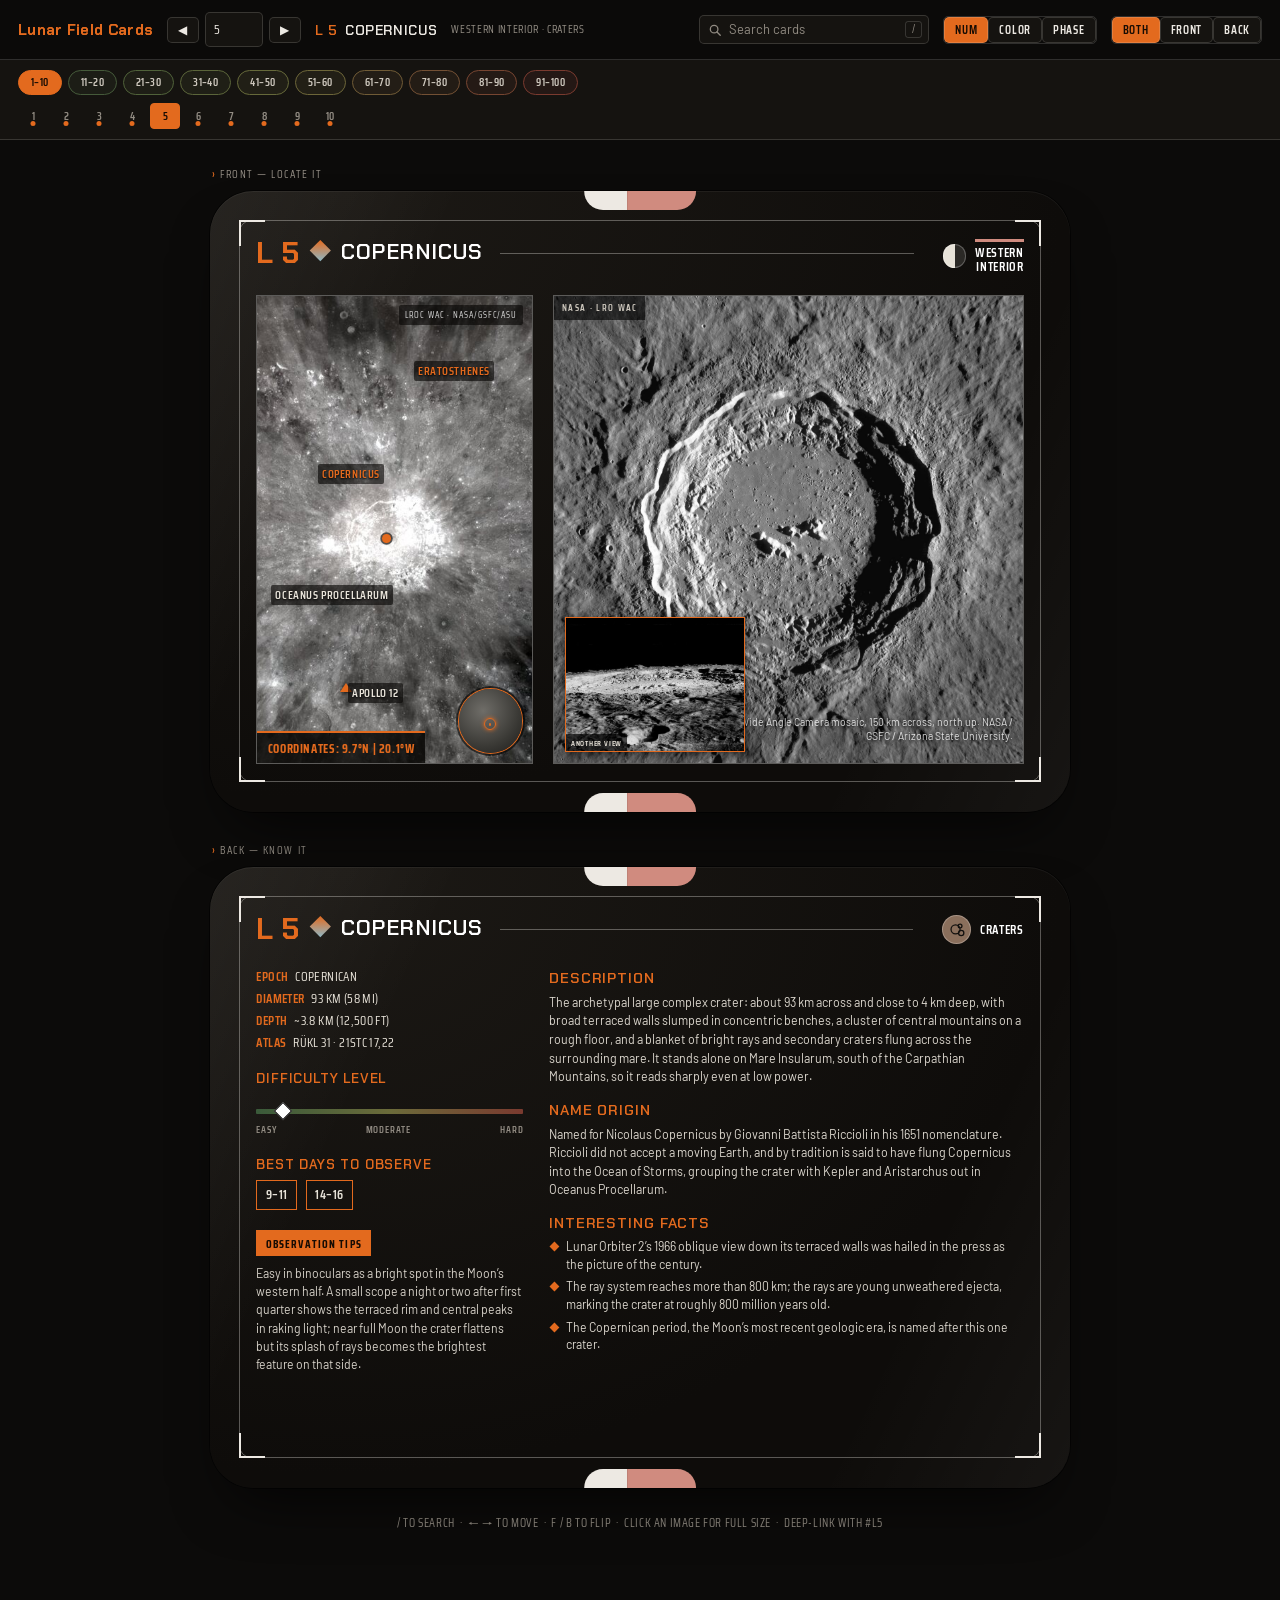
<file: index.html>
<!doctype html>
<html lang="en">
<head>
<meta charset="utf-8">
<meta name="viewport" content="width=device-width, initial-scale=1">
<title>Lunar Field Cards — deck preview</title>
<link rel="stylesheet" href="css/card.css">
<style>
  :root{
    --bg:#0c0b0a; --panel:#151310; --ink:#ede9e3; --muted:#928c83;
    --accent:#e36a1e; --line:rgba(237,233,227,.16);
  }
  *{box-sizing:border-box}
  html,body{margin:0}
  body{
    background:var(--bg); color:var(--ink);
    font-family:"Barlow",system-ui,-apple-system,"Segoe UI",sans-serif;
    -webkit-font-smoothing:antialiased;
  }

  header.bar{
    position:sticky; top:0; z-index:10;
    display:flex; flex-wrap:wrap; align-items:center; gap:14px;
    padding:12px 18px; background:rgba(12,11,10,.94);
    border-bottom:1px solid var(--line); backdrop-filter:blur(6px);
  }
  .bar .brand{
    font-family:"Chakra Petch",system-ui,sans-serif; font-weight:700;
    letter-spacing:.02em; font-size:15px; color:var(--accent); white-space:nowrap;
  }
  .bar .nav{display:flex; align-items:center; gap:6px}
  .bar button, .bar .toggle b{
    font-family:"Saira Condensed",system-ui,sans-serif; font-weight:600;
    text-transform:uppercase; letter-spacing:.06em; font-size:12px;
    color:var(--ink); background:var(--panel); border:1px solid var(--line);
    padding:6px 10px; border-radius:5px; cursor:pointer; line-height:1;
  }
  .bar button:hover{border-color:var(--accent)}
  .bar input[type=number]{
    width:58px; background:var(--panel); border:1px solid var(--line); color:var(--ink);
    font-family:"Saira Condensed",system-ui,sans-serif; font-size:13px;
    padding:6px 8px; border-radius:5px;
  }
  .bar .title{
    font-family:"Chakra Petch",system-ui,sans-serif; font-weight:600;
    text-transform:uppercase; letter-spacing:.03em; font-size:14px;
  }
  .bar .title .l{color:var(--accent); margin-right:8px}
  .bar .meta{
    font-family:"Saira Condensed",system-ui,sans-serif; text-transform:uppercase;
    letter-spacing:.06em; font-size:11px; color:var(--muted);
  }
  .bar .spacer{flex:1}
  .toggle{display:flex; gap:0; border:1px solid var(--line); border-radius:5px; overflow:hidden}
  .toggle b{border:0; border-radius:0}
  .toggle b.on{background:var(--accent); color:#160b03}

  .st-stub{background:#6f6862}
  .st-draft{background:var(--accent)}
  .st-review{background:#8fb7c4}
  .st-final{background:#5a8a5a}

  .decades{
    display:flex; flex-wrap:wrap; gap:6px; padding:10px 18px 0; background:var(--panel);
  }
  .decades button{
    font-family:"Saira Condensed",system-ui,sans-serif; font-size:11px; font-weight:600;
    text-transform:uppercase; letter-spacing:.04em; line-height:1;
    padding:6px 12px; color:var(--muted);
    background:transparent; border:1px solid var(--line); border-radius:999px; cursor:pointer;
  }
  .decades button:hover{color:var(--ink); border-color:var(--accent) !important}
  .decades button.on{color:#160b03 !important; background:var(--accent) !important; border-color:var(--accent) !important}
  .decades button.ph{font-size:16px; line-height:1; padding:4px 11px}
  .decades button.todaybtn{
    margin-left:14px; border-radius:999px; border:1px solid var(--accent);
    color:var(--accent); background:transparent; font-size:11px; padding:6px 12px;
  }
  .decades button.todaybtn.on-t{background:var(--accent) !important; color:#160b03 !important}
  .decades.today-only button:not(.today):not(.todaybtn){opacity:.28; filter:grayscale(.8)}
  .decades button.today{outline:2px solid var(--accent); outline-offset:2px}

  .groupcap{
    padding:6px 18px 2px; background:var(--panel);
    font-family:"Saira Condensed",system-ui,sans-serif; font-weight:600;
    text-transform:uppercase; letter-spacing:.09em; font-size:12px; color:var(--accent);
  }
  .groupcap:empty{display:none}

  .chips{
    display:flex; flex-wrap:wrap; gap:3px; padding:8px 18px 10px; border-bottom:1px solid var(--line);
    background:var(--panel);
  }
  .chips button{
    font-family:"Saira Condensed",system-ui,sans-serif; font-size:11px; font-weight:600;
    width:30px; height:26px; padding:0; color:var(--muted);
    background:transparent; border:1px solid transparent; border-radius:4px; cursor:pointer;
    position:relative;
  }
  .chips button:hover{color:var(--ink); border-color:var(--line)}
  .chips button.on{color:#160b03; background:var(--accent); border-color:var(--accent)}
  .chips button i{
    position:absolute; left:50%; bottom:2px; transform:translateX(-50%);
    width:5px; height:5px; border-radius:50%;
  }

  main{padding:26px 18px 60px}
  .stage{display:flex; flex-wrap:wrap; gap:30px; justify-content:center; align-items:flex-start}
  .slot{flex:1 1 640px; max-width:860px; min-width:320px}
  .slot .cap{
    font-family:"Saira Condensed",system-ui,sans-serif; text-transform:uppercase;
    letter-spacing:.14em; font-size:11px; color:var(--muted); margin:0 0 8px 2px;
  }
  .slot .cap b{color:var(--accent); font-weight:600}
  .hint{
    text-align:center; color:var(--muted); font-size:12px; margin-top:26px;
    font-family:"Saira Condensed",system-ui,sans-serif; letter-spacing:.05em; text-transform:uppercase;
  }
  /* search box + results dropdown (Bug 1) */
  .search{position:relative; display:flex; align-items:center}
  .search .sicon{
    position:absolute; left:9px; width:14px; height:14px; pointer-events:none;
    fill:none; stroke:var(--muted); stroke-width:2.2; stroke-linecap:round;
  }
  .search input{
    width:230px; margin:0; appearance:none; -webkit-appearance:none; outline:none;
    font-family:"Barlow",system-ui,sans-serif; font-size:13px; line-height:1.2; color:var(--ink);
    background:var(--panel); border:1px solid var(--line); border-radius:5px;
    padding:6px 30px 6px 29px;
  }
  .search input::placeholder{color:var(--muted)}
  .search input::-webkit-search-cancel-button{-webkit-appearance:none; display:none}
  .search input:focus{border-color:var(--accent)}
  .search input:focus + .sicon, .search:focus-within .sicon{stroke:var(--accent)}
  .search .skey{
    position:absolute; right:7px; pointer-events:none;
    font-family:"Saira Condensed",system-ui,sans-serif; font-size:11px; line-height:1.2;
    color:var(--muted); border:1px solid var(--line); border-radius:3px; padding:1px 6px;
  }
  .search input:focus ~ .skey, .search input:not(:placeholder-shown) ~ .skey{display:none}
  .sres{
    position:absolute; top:calc(100% + 6px); right:0; z-index:30;
    width:420px; max-width:calc(100vw - 36px); max-height:min(70vh,540px); overflow-y:auto;
    background:var(--panel); border:1px solid var(--line); border-top:2px solid var(--accent);
    border-radius:6px; box-shadow:0 16px 44px rgba(0,0,0,.65); padding:4px 0 6px;
  }
  .sres[hidden]{display:none}
  .sres .scount, .sres .snone{
    font-family:"Saira Condensed",system-ui,sans-serif; text-transform:uppercase;
    letter-spacing:.09em; font-size:11px; color:var(--muted); padding:7px 14px 5px;
  }
  .sres .snone{padding:12px 14px}
  .sres .sr{
    display:flex; align-items:flex-start; gap:10px; padding:7px 14px 7px 12px;
    cursor:pointer; border-left:2px solid transparent;
  }
  .sres .sr.on{background:rgba(227,106,30,.11); border-left-color:var(--accent)}
  .sr .sl{
    flex:none; min-width:40px; padding-top:1px;
    font-family:"Saira Condensed",system-ui,sans-serif; font-weight:600; font-size:13px;
    letter-spacing:.04em; color:var(--accent); white-space:nowrap;
  }
  .sr .sb{flex:1; min-width:0}
  .sr .sn{
    display:block; font-family:"Chakra Petch",system-ui,sans-serif; font-weight:600;
    text-transform:uppercase; letter-spacing:.03em; font-size:13px; color:var(--ink);
  }
  .sr .sn .alt{
    font-family:"Barlow",system-ui,sans-serif; font-weight:400; text-transform:none;
    letter-spacing:0; font-size:12px; color:var(--muted); margin-left:7px;
  }
  .sr .ss{
    display:-webkit-box; -webkit-box-orient:vertical; -webkit-line-clamp:2; overflow:hidden;
    margin-top:2px; font-size:12px; line-height:1.4; color:var(--muted);
  }
  .sr .ss b{
    font-family:"Saira Condensed",system-ui,sans-serif; font-weight:600; text-transform:uppercase;
    letter-spacing:.07em; font-size:10.5px; color:#bdb6aa; margin-right:6px;
  }
  .sr mark{background:none; color:var(--accent); font-weight:600}
  .sr .sz{flex:none; width:8px; height:8px; border-radius:50%; margin-top:6px}
  .sr .sz.none{border:1px solid var(--line)}

  @media (max-width:720px){
    .bar .brand{width:100%}
    .search{order:10; flex:1 1 100%}
    .search input{width:100%}
    .sres{left:0; right:0; width:auto; max-width:none}
  }

  /* click any card image to see it full size */
  #stage img{cursor:zoom-in}
  .lightbox{
    position:fixed; inset:0; z-index:999; display:none;
    align-items:center; justify-content:center; overflow:auto;
    background:rgba(6,6,8,.94); cursor:zoom-out; padding:2vmin;
  }
  .lightbox.on{display:flex}
  .lightbox img{
    max-width:96vw; max-height:96vh; object-fit:contain;
    box-shadow:0 10px 50px rgba(0,0,0,.7); cursor:zoom-in;
  }
  .lightbox img.full{max-width:none; max-height:none; object-fit:none; cursor:zoom-out}
  .lightbox .lx-close{
    position:fixed; top:12px; right:18px; color:#e6e2d8;
    font:600 26px/1 system-ui,sans-serif; background:none; border:0; cursor:pointer;
  }
</style>
</head>
<body>

<header class="bar">
  <span class="brand">Lunar Field Cards</span>
  <div class="nav">
    <button id="prev" aria-label="Previous card">◀</button>
    <input type="number" id="jump" min="1" max="100" value="5">
    <button id="next" aria-label="Next card">▶</button>
  </div>
  <span class="title"><span class="l" id="tl">L 5</span><span id="tn">Copernicus</span></span>
  <span class="meta" id="tm"></span>
  <span class="spacer"></span>
  <div class="search" id="search">
    <input type="search" id="q" placeholder="Search cards" autocomplete="off" spellcheck="false"
           role="combobox" aria-label="Search the cards" aria-autocomplete="list"
           aria-expanded="false" aria-controls="sres">
    <svg class="sicon" viewBox="0 0 24 24" aria-hidden="true"><circle cx="10.5" cy="10.5" r="6.5"/><path d="M15.4 15.4L21 21"/></svg>
    <kbd class="skey" aria-hidden="true">/</kbd>
    <div class="sres" id="sres" role="listbox" aria-label="Matching cards" hidden></div>
  </div>
  <div class="toggle" id="group" title="Group the strip by decade, lunar zone, or Moon phase">
    <b data-g="num" class="on">Num</b>
    <b data-g="color">Color</b>
    <b data-g="phase">Phase</b>
  </div>
  <div class="toggle" id="view">
    <b data-v="both" class="on">Both</b>
    <b data-v="front">Front</b>
    <b data-v="back">Back</b>
  </div>
</header>

<div class="decades" id="decades"></div>
<div class="groupcap" id="groupcap"></div>
<div class="chips" id="chips"></div>

<main>
  <div class="stage" id="stage"></div>
  <p class="hint">/ to search &nbsp;·&nbsp; ← → to move &nbsp;·&nbsp; F / B to flip &nbsp;·&nbsp; click an image for full size &nbsp;·&nbsp; deep-link with #L5</p>
</main>

<div class="lightbox" id="lightbox"><button class="lx-close" aria-label="Close">✕</button><img alt="Full-size plate"></div>

<script src="data/lunar100.js"></script>
<script src="data/cards.js"></script>
<script src="js/card.js"></script>
<script src="js/search.js"></script>
<script>
(function () {
  "use strict";
  var IDS = LFC.ids();
  var stage = document.getElementById("stage");
  var chips = document.getElementById("chips");
  var jump = document.getElementById("jump");
  var view = "both";
  var idx = 4; // L5

  // ---- grouping strip: Num (decade) / Color (lunar zone) / Phase (Moon phase) ----
  // Num: Wood's L-order is his rough difficulty order, so each decade is a
  //   difficulty band, tinted along the same green→amber→rust ramp as the
  //   back-of-card difficulty slider.
  // Color: one pill per lunar zone in that zone's own colour.
  // Phase: four pills for the quarters of the lunation, from each card's
  //   bestDays windows (lunar age in days). Windows near a boundary put a
  //   card in both quarters, so the pill counts sum to more than 100.
  // The ◀ ▶ arrows and the number box walk only the selected pill's cards.
  var DIFF_STOPS = ["#3a5a3a","#455a3a","#50623a","#5b653a","#66693a",
                    "#6d6639","#705b36","#735034","#774531","#7a3a2f"];
  var ZONES = [
    ["EL","Eastern Limb","#6d8299"], ["EI","Eastern Interior","#6a9068"],
    ["WI","Western Interior","#d08b7f"], ["WL","Western Limb","#e9d88f"]
  ];
  // seven observable phases across the ~29.5-day lunation (age in days) —
  // New is dropped (nothing to see); the waxing-crescent pill absorbs those
  // days. Labelled with the Moon-phase glyphs; tint tracks the lit fraction.
  var PHASES = [
    { n:1, lo:0,  hi:7,  glyph:"🌒", tint:"#5c5a54", label:"Waxing Crescent" },
    { n:2, lo:7,  hi:11, glyph:"🌓", tint:"#8f8d84", label:"First Quarter" },
    { n:3, lo:11, hi:15, glyph:"🌔", tint:"#bdb9ac", label:"Waxing Gibbous" },
    { n:4, lo:15, hi:18, glyph:"🌕", tint:"#e2ddcf", label:"Full" },
    { n:5, lo:18, hi:22, glyph:"🌖", tint:"#b4b6ac", label:"Waning Gibbous" },
    { n:6, lo:22, hi:26, glyph:"🌗", tint:"#87897f", label:"Last Quarter" },
    { n:7, lo:26, hi:30, glyph:"🌘", tint:"#565853", label:"Waning Crescent" }
  ];

  // tonight's Moon: age in days since a known new moon, then the matching pill
  function moonAge(date) {
    var SYN = 29.530588853, EPOCH = Date.UTC(2000, 0, 6, 18, 14, 0);
    var a = ((date.getTime() - EPOCH) / 86400000) % SYN;
    return a < 0 ? a + SYN : a;
  }
  function phaseForAge(age) {
    for (var i = 0; i < PHASES.length; i++)
      if (age >= PHASES[i].lo && age < PHASES[i].hi) return PHASES[i].n;
    return PHASES[PHASES.length - 1].n;
  }
  var TODAY_AGE = moonAge(new Date());
  var TODAY_PHASE = phaseForAge(TODAY_AGE);
  var todayOnly = false;                 // "Tonight" switch (phase mode only)

  function range(a, b) { var r = []; for (var i = a; i < b; i++) r.push(i); return r; }

  var ZONE_IDX = { EL:[], EI:[], WI:[], WL:[] };
  var PHASE_IDX = {};
  PHASES.forEach(function (p) { PHASE_IDX[p.n] = []; });
  IDS.forEach(function (id, i) {
    var cd = LFC.get(id).card;
    if (ZONE_IDX[cd.zone]) ZONE_IDX[cd.zone].push(i);
    var wins = cd.bestDays || [];
    PHASES.forEach(function (p) {
      var hit = wins.some(function (w) { return w[0] <= p.hi && w[1] >= p.lo; });
      if (hit) PHASE_IDX[p.n].push(i);
    });
  });

  // groupsFor(mode) -> [{ key, label, tint, title, list(global indices) }]
  function groupsFor(mode) {
    if (mode === "color") return ZONES.map(function (z) {
      return { key:z[0], label:z[1], tint:z[2],
               title:z[1] + " · " + ZONE_IDX[z[0]].length + " cards",
               list:ZONE_IDX[z[0]].slice() };
    });
    if (mode === "phase") return PHASES.map(function (p) {
      return { key:p.n, label:p.glyph, name:p.label, tint:p.tint,
               title:p.label + " · " + PHASE_IDX[p.n].length + " cards",
               list:PHASE_IDX[p.n].slice() };
    });
    var out = [];                        // "num"
    for (var d = 0; d < 10; d++) out.push({
      key:d, label:(d*10+1) + "–" + (d*10+10), tint:DIFF_STOPS[d],
      title:"L" + (d*10+1) + "–" + (d*10+10) + " · " +
            (d < 4 ? "easier" : d < 7 ? "moderate" : "harder"),
      list:range(d*10, Math.min(d*10+10, IDS.length))
    });
    return out;
  }

  var decEl = document.getElementById("decades");
  var groupMode = "num";
  var activeKey = null;                  // decade # / zone code / phase #
  var curList = [];                      // global indices the arrows + jump box walk
  var chipsKey = "";                     // last built strip signature

  function buildGroups() {
    decEl.innerHTML = "";
    groupsFor(groupMode).forEach(function (gr) {
      var p = document.createElement("button");
      p.textContent = gr.label;
      p.title = gr.title;
      if (groupMode === "phase") p.className = "ph";
      p.dataset.c = gr.tint;
      p.dataset.k = gr.key;
      p.addEventListener("click", function () {
        if (!gr.list.length) return;
        todayOnly = false;
        activeKey = gr.key; idx = gr.list[0]; render();
      });
      decEl.appendChild(p);
    });
    if (groupMode === "phase") {
      var ph = PHASES[TODAY_PHASE - 1];
      var t = document.createElement("button");
      t.className = "todaybtn";
      t.textContent = "Tonight " + ph.glyph;
      t.title = "Tonight's Moon — " + ph.label + " (age " + TODAY_AGE.toFixed(1) +
                " d). Toggle to isolate that phase.";
      t.addEventListener("click", function () {
        todayOnly = !todayOnly;
        if (todayOnly && PHASE_IDX[TODAY_PHASE].length) {
          activeKey = TODAY_PHASE; idx = PHASE_IDX[TODAY_PHASE][0];
        }
        render();
      });
      decEl.appendChild(t);
    }
  }

  function buildChips(list) {            // list = global IDS indices
    chips.innerHTML = "";
    list.forEach(function (i) {
      var g = LFC.get(IDS[i]);
      var b = document.createElement("button");
      b.textContent = g.spine[0];
      b.title = g.spine[3];
      var dot = document.createElement("i");
      dot.className = "st-" + (g.card.status || "stub");
      b.appendChild(dot);
      b._i = i;
      b.addEventListener("click", function () { idx = i; render(); });
      chips.appendChild(b);
    });
  }

  // move within the selected pill's list, wrapping at its ends
  function step(delta) {
    if (!curList.length) return;
    var pos = curList.indexOf(idx);
    if (pos < 0) { idx = curList[0]; render(); return; }
    idx = curList[(pos + delta + curList.length) % curList.length];
    render();
  }

  buildGroups();

  function render() {
    if (idx < 0) idx = IDS.length - 1;
    if (idx >= IDS.length) idx = 0;
    var id = IDS[idx];
    var g = LFC.get(id);
    var zoneName = LFC.ZONE_LABEL[g.card.zone] ? LFC.ZONE_LABEL[g.card.zone].join(" ") : "no zone";
    var catName = LFC.CAT_LABEL[g.card.cat] || g.card.cat;

    document.getElementById("tl").textContent = "L " + g.spine[0];
    document.getElementById("tn").textContent = g.spine[3];
    document.getElementById("tm").textContent = zoneName + " · " + catName;
    location.hash = id;

    // pick the active pill: keep the current selection if it still holds the
    // card, else fall back to a pill that contains it
    var groups = groupsFor(groupMode), gr = null, i;
    for (i = 0; i < groups.length; i++)
      if (String(groups[i].key) === String(activeKey)) gr = groups[i];
    if (!gr || gr.list.indexOf(idx) < 0) {
      for (i = 0; i < groups.length; i++)
        if (groups[i].list.indexOf(idx) >= 0) { gr = groups[i]; break; }
      if (!gr) gr = groups[0];
    }
    activeKey = gr.key;
    curList = gr.list;
    document.getElementById("groupcap").textContent =
      groupMode === "phase"
        ? (gr.name + " · day " + PHASES[gr.key - 1].lo + "–" + PHASES[gr.key - 1].hi +
           (todayOnly ? "  ·  TONIGHT" : ""))
        : "";

    if (chipsKey !== groupMode + ":" + activeKey) {
      chipsKey = groupMode + ":" + activeKey;
      buildChips(curList);
    }
    Array.prototype.forEach.call(decEl.children, function (c) {
      if (c.classList.contains("todaybtn")) { c.classList.toggle("on-t", todayOnly); return; }
      var on = String(c.dataset.k) === String(activeKey);
      c.classList.toggle("on", on);
      c.classList.toggle("today", groupMode === "phase" && todayOnly &&
                         String(c.dataset.k) === String(TODAY_PHASE));
      c.style.borderColor = on ? "" : c.dataset.c;
      c.style.background = on ? "" : c.dataset.c + "26";
      c.style.color = on ? "" : "#cfc9bf";
    });
    decEl.classList.toggle("today-only", groupMode === "phase" && todayOnly);
    Array.prototype.forEach.call(chips.children, function (c) {
      c.classList.toggle("on", c._i === idx);
    });

    // the number box spans only the selected pill
    var lnums = curList.map(function (k) { return LFC.get(IDS[k]).spine[0]; });
    jump.min = Math.min.apply(null, lnums);
    jump.max = Math.max.apply(null, lnums);
    jump.value = g.spine[0];

    var slots = [];
    if (view === "both" || view === "front")
      slots.push('<div class="slot"><p class="cap"><b>&rsaquo;</b> Front — locate it</p>' + LFC.renderFront(id) + '</div>');
    if (view === "both" || view === "back")
      slots.push('<div class="slot"><p class="cap"><b>&rsaquo;</b> Back — know it</p>' + LFC.renderBack(id) + '</div>');
    stage.innerHTML = slots.join("");
  }

  document.getElementById("prev").addEventListener("click", function () { step(-1); });
  document.getElementById("next").addEventListener("click", function () { step(1); });
  jump.addEventListener("change", function () {
    var n = parseInt(jump.value, 10);
    if (isNaN(n) || !curList.length) { jump.value = LFC.get(IDS[idx]).spine[0]; return; }
    // snap to the nearest L that is actually in the selected pill
    var best = curList[0], bd = Infinity;
    curList.forEach(function (k) {
      var d = Math.abs(LFC.get(IDS[k]).spine[0] - n);
      if (d < bd) { bd = d; best = k; }
    });
    idx = best; render();
  });
  document.getElementById("view").addEventListener("click", function (e) {
    var b = e.target.closest("b[data-v]"); if (!b) return;
    view = b.dataset.v;
    Array.prototype.forEach.call(this.children, function (c) { c.classList.toggle("on", c === b); });
    render();
  });
  document.getElementById("group").addEventListener("click", function (e) {
    var b = e.target.closest("b[data-g]"); if (!b || b.dataset.g === groupMode) return;
    groupMode = b.dataset.g;
    Array.prototype.forEach.call(this.children, function (c) { c.classList.toggle("on", c === b); });
    activeKey = null; chipsKey = ""; todayOnly = false;
    buildGroups();
    render();
  });
  window.addEventListener("keydown", function (e) {
    if (e.target.tagName === "INPUT") return;
    if (e.metaKey || e.ctrlKey || e.altKey) return;
    if (e.key === "/") { e.preventDefault(); q.focus(); q.select(); }
    else if (e.key === "ArrowLeft") { step(-1); }
    else if (e.key === "ArrowRight") { step(1); }
    else if (e.key.toLowerCase() === "f") { view = "front"; syncToggle(); render(); }
    else if (e.key.toLowerCase() === "b") { view = "back"; syncToggle(); render(); }
    else if (e.key.toLowerCase() === "d") { view = "both"; syncToggle(); render(); }
  });
  function syncToggle() {
    Array.prototype.forEach.call(document.getElementById("view").children, function (c) {
      c.classList.toggle("on", c.dataset.v === view);
    });
  }

  // ---- search (Bug 1): header box + dropdown; matching + ranking in js/search.js ----
  // Searches names, Latin names, Wood's line, zone, category, epoch and the
  // card-back text. Click a result or press Enter to open it; / focuses the
  // box, ↑ ↓ move, Esc closes (a second Esc clears).
  var q = document.getElementById("q");
  var sres = document.getElementById("sres");
  var searchEl = document.getElementById("search");
  var ZONE_TINT = {};
  ZONES.forEach(function (z) { ZONE_TINT[z[0]] = z[2]; });
  var hits = [], hot = -1;

  function escH(s) {
    return String(s).replace(/[&<>"]/g, function (c) {
      return { "&":"&amp;", "<":"&lt;", ">":"&gt;", '"':"&quot;" }[c];
    });
  }
  function marked(text, ranges) {        // escape, wrapping each [start,end) in <mark>
    var out = "", at = 0;
    (ranges || []).forEach(function (r) {
      out += escH(text.slice(at, r[0])) + "<mark>" + escH(text.slice(r[0], r[1])) + "</mark>";
      at = r[1];
    });
    return out + escH(text.slice(at));
  }
  function showResults(on) {
    sres.hidden = !on;
    q.setAttribute("aria-expanded", on ? "true" : "false");
    if (!on) q.removeAttribute("aria-activedescendant");
  }
  function setHot(k) {
    hot = k;
    Array.prototype.forEach.call(sres.querySelectorAll(".sr"), function (el) {
      var on = Number(el.dataset.k) === k;
      el.classList.toggle("on", on);
      el.setAttribute("aria-selected", on ? "true" : "false");
      if (on) { q.setAttribute("aria-activedescendant", el.id); el.scrollIntoView({ block:"nearest" }); }
    });
  }
  function runSearch() {
    var text = q.value.trim();
    if (!text) { hits = []; showResults(false); return; }
    var r = LFCSearch.query(text);
    hits = r || [];
    var html;
    if (r === null) html = '<div class="snone">Keep typing: two letters, or an L number</div>';
    else if (!hits.length) html = '<div class="snone">No cards match “' + escH(text) + '”</div>';
    else html = '<div class="scount">' + hits.length + (hits.length === 1 ? " card" : " cards") + '</div>' +
      hits.map(function (h, k) {
        var zl = LFC.ZONE_LABEL[h.zone] ? LFC.ZONE_LABEL[h.zone].join(" ") : "";
        var sub = h.hit
          ? '<b>' + escH(h.hit.label) + '</b>' + marked(h.hit.text, h.hit.ranges)
          : escH([zl, LFC.CAT_LABEL[h.cat]].filter(Boolean).join(" · "));
        var tint = ZONE_TINT[h.zone];
        return '<div class="sr" role="option" id="sr' + k + '" data-k="' + k + '" aria-selected="false">' +
          '<span class="sl">L ' + h.lNum + '</span>' +
          '<span class="sb"><span class="sn">' + marked(h.name, h.nameRanges) +
            (h.alt ? '<span class="alt">' + marked(h.alt, h.altRanges) + '</span>' : '') +
          '</span><span class="ss">' + sub + '</span></span>' +
          '<i class="sz' + (tint ? '' : ' none') + '"' + (tint ? ' style="background:' + tint + '"' : '') +
            ' title="' + escH(zl || "No zone") + '"></i>' +
        '</div>';
      }).join("");
    sres.innerHTML = html;
    sres.scrollTop = 0;
    showResults(true);
    setHot(hits.length ? 0 : -1);
  }
  function openHit(k) {
    var h = hits[k];
    if (!h) return;
    if (curList.indexOf(h.i) < 0) todayOnly = false;   // jumping out of tonight's phase
    idx = h.i;
    showResults(false);
    q.blur();
    render();
    window.scrollTo(0, 0);
  }

  q.addEventListener("input", runSearch);
  q.addEventListener("focus", function () { if (q.value.trim()) runSearch(); });
  q.addEventListener("blur", function () {        // late, so a tap on a result still lands
    setTimeout(function () { if (document.activeElement !== q) showResults(false); }, 150);
  });
  q.addEventListener("keydown", function (e) {
    if (e.key === "ArrowDown" || e.key === "ArrowUp") {
      e.preventDefault();
      if (sres.hidden) { runSearch(); return; }
      if (!hits.length) return;
      var d = e.key === "ArrowDown" ? 1 : -1;
      setHot((hot + d + hits.length) % hits.length);
    } else if (e.key === "Enter") {
      e.preventDefault();
      if (!sres.hidden && hits.length) openHit(hot < 0 ? 0 : hot);
    } else if (e.key === "Escape") {
      e.preventDefault();
      if (!sres.hidden) showResults(false);
      else if (q.value) q.value = "";
      else q.blur();
    }
  });
  sres.addEventListener("mousedown", function (e) { e.preventDefault(); });  // keep focus in the box
  sres.addEventListener("mousemove", function (e) {
    var el = e.target.closest(".sr");
    if (el && Number(el.dataset.k) !== hot) setHot(Number(el.dataset.k));
  });
  sres.addEventListener("click", function (e) {
    var el = e.target.closest(".sr");
    if (el) openHit(Number(el.dataset.k));
  });

  // lightbox: click any plate (locator, close-up, or the inset) to see it full
  var lb = document.getElementById("lightbox");
  var lbImg = lb.querySelector("img");
  function closeLb() { lb.classList.remove("on"); lbImg.classList.remove("full"); lbImg.removeAttribute("src"); }
  stage.addEventListener("click", function (e) {
    var img = null;
    var sub = e.target.closest && e.target.closest(".subview");
    if (sub) img = sub.querySelector("img");
    else if (e.target.tagName === "IMG") img = e.target;
    else {
      var pane = e.target.closest && e.target.closest(".lfc-pane");
      if (pane) img = pane.querySelector("img.plate");
    }
    if (!img || !img.src) return;
    lbImg.classList.remove("full");
    lbImg.src = img.currentSrc || img.src;
    lb.classList.add("on");
  });
  lbImg.addEventListener("click", function (e) { e.stopPropagation(); lbImg.classList.toggle("full"); });
  lb.addEventListener("click", closeLb);
  window.addEventListener("keydown", function (e) { if (e.key === "Escape") closeLb(); });

  var h = (location.hash || "").replace("#", "").toUpperCase();
  var hi = IDS.indexOf(h);
  if (hi >= 0) idx = hi;
  render();
})();
</script>
</body>
</html>
</file>
<file: css/card.css>
/* ============================================================
   Lunar Field Cards — card system
   One landscape card, front + back, in a compact reference layout.
   Self-scaling: every internal size is in cqw (1% of the card's own
   width), so a .lfc-card renders correctly at any width.
   Print target = 6.1 x 4.4 in (+ bleed).
   ============================================================ */

@import url("../fonts/fonts.css");

:root{
  --lfc-ground:#0c0b0a;
  --lfc-panel:#151310;
  --lfc-accent:#e36a1e;
  --lfc-ink:#ede9e3;
  --lfc-muted:#928c83;
  --lfc-line:rgba(237,233,227,.16);
  --lfc-line-strong:rgba(237,233,227,.34);

  /* four lunar zones (colour-coded) */
  --lfc-zone-el:#6d8299;   /* Eastern Limb — steel blue */
  --lfc-zone-ei:#6a9068;   /* Eastern Interior — forest green */
  --lfc-zone-wi:#d08b7f;   /* Western Interior — light red */
  --lfc-zone-wl:#e9d88f;   /* Western Limb — light yellow */

  /* seven feature categories */
  --lfc-cat-maria:#5f6f82;
  --lfc-cat-crater:#8a6f5c;
  --lfc-cat-valley:#7f8c6b;
  --lfc-cat-special:#6b8c8a;
  --lfc-cat-ridge:#87827b;
  --lfc-cat-mtn:#9a8b63;
  --lfc-cat-volc:#a05c4e;

  --lfc-display:"Chakra Petch","Saira Condensed",system-ui,sans-serif;
  --lfc-cond:"Saira Condensed","Chakra Petch",system-ui,sans-serif;
  --lfc-body:"Barlow",system-ui,-apple-system,"Segoe UI",sans-serif;
}

/* ---------- card shell ---------- */
.lfc-card{
  --zone:var(--lfc-zone-wi);
  --cat:var(--lfc-cat-crater);
  container-type:inline-size;
  position:relative;
  width:100%;
  aspect-ratio:920 / 664;
  background:radial-gradient(120% 140% at 15% 0%, #1c1915, #0e0c0a 70%);
  border-radius:3.4cqw;
  overflow:hidden;
  box-shadow:0 1px 0 rgba(255,255,255,.05) inset,
             0 30px 60px -25px rgba(0,0,0,.8),
             0 0 0 1px rgba(0,0,0,.6);
  color:var(--lfc-ink);
}
.lfc-card::after{
  content:"";position:absolute;inset:0;pointer-events:none;
  background:linear-gradient(115deg,rgba(255,255,255,.06),transparent 22%,transparent 78%,rgba(255,255,255,.04));
}

/* zone tabs, top & bottom — a pill with rounded ends that runs off the edge */
.lfc-bleed{position:absolute;left:50%;transform:translateX(-50%);display:flex;height:4.4cqw;z-index:4;
  border-radius:2.2cqw;overflow:hidden}
.lfc-bleed.top{top:-2.2cqw}
.lfc-bleed.bot{bottom:-2.2cqw}
.lfc-bleed i{display:block;height:100%}
.lfc-bleed .w{width:5cqw;background:var(--lfc-ink)}
.lfc-bleed .z{width:8cqw;background:var(--zone)}

/* tech frame with corner ticks */
.lfc-frame{position:absolute;inset:3.4cqw;border:1px solid var(--lfc-line-strong);
  border-radius:1.4cqw;pointer-events:none;z-index:3}
.lfc-frame i{position:absolute;width:3cqw;height:3cqw;border:0 solid var(--lfc-ink)}
.lfc-frame .tl{top:-1px;left:-1px;border-top-width:2px;border-left-width:2px}
.lfc-frame .tr{top:-1px;right:-1px;border-top-width:2px;border-right-width:2px}
.lfc-frame .bl{bottom:-1px;left:-1px;border-bottom-width:2px;border-left-width:2px}
.lfc-frame .br{bottom:-1px;right:-1px;border-bottom-width:2px;border-right-width:2px}

.lfc-face{position:absolute;inset:0;padding:5.6cqw 5.4cqw;display:flex;flex-direction:column;z-index:2}

/* ---------- shared header row ---------- */
.lfc-hd{display:flex;align-items:flex-start;gap:1.6cqw}
.lfc-hd .lu{font-family:var(--lfc-display);font-weight:700;font-size:3.5cqw;line-height:.9;
  color:var(--lfc-accent);letter-spacing:.01em;white-space:nowrap}
.lfc-hd .gem{width:1.7cqw;height:1.7cqw;margin-top:.5cqw;flex:0 0 auto;
  background:linear-gradient(135deg,var(--lfc-accent),#8fb7c4);transform:rotate(45deg)}
.lfc-hd .nm{font-family:var(--lfc-display);font-weight:600;font-size:2.55cqw;line-height:.95;
  text-transform:uppercase;letter-spacing:.02em;color:#fff;padding-top:.35cqw}
.lfc-hd .nm .alt{display:inline-block;font-family:var(--lfc-cond);font-weight:500;font-size:1.7cqw;
  letter-spacing:.08em;color:var(--lfc-accent);margin-left:.8cqw}
.lfc-hd .rule{flex:1;height:1px;background:var(--lfc-line-strong);margin:1.6cqw .4cqw 0}

.lfc-zone,.lfc-cat{flex:0 0 auto;display:flex;align-items:center;gap:1cqw;padding-left:1.4cqw}
.lfc-zone .phase{width:2.7cqw;height:2.7cqw;border-radius:50%;flex:0 0 auto;
  background:linear-gradient(90deg,#e7e2d8 0 52%,#2b2926 52% 100%);
  box-shadow:0 0 0 1px rgba(255,255,255,.25) inset}
.lfc-zone .zt,.lfc-cat .ct{font-family:var(--lfc-cond);font-weight:600;font-size:1.5cqw;line-height:1.02;
  text-transform:uppercase;letter-spacing:.05em;text-align:right;color:#fff}
.lfc-zone .zt::before{content:"";display:block;height:.35cqw;width:100%;background:var(--zone);margin-bottom:.5cqw}
.lfc-cat .badge{width:3.4cqw;height:3.4cqw;border-radius:50%;background:var(--cat);flex:0 0 auto;
  display:flex;align-items:center;justify-content:center;box-shadow:0 0 0 1px rgba(255,255,255,.25) inset}
.lfc-cat .badge svg{width:62%;height:62%;stroke:#12100e;fill:none;stroke-width:1.7}

/* ---------- FRONT ---------- */
.lfc-front-body{flex:1;min-height:0;display:grid;grid-template-columns:37fr 63fr;gap:2.4cqw;margin-top:2.6cqw}
.lfc-pane{position:relative;border:1px solid var(--lfc-line-strong);overflow:hidden;background:#111}
.lfc-pane canvas,.lfc-pane .plate{position:absolute;inset:0;width:100%;height:100%;display:block}
.lfc-pane .plate{object-fit:cover}

/* the locator plate is shown at full brightness; only the dot and the text
   furniture (coords chip, credit pill, labels) carry their own backing */
.lfc-locator .lbl,.lfc-locator .pin,.lfc-locator .lfc-mark,
.lfc-locator .lfc-coords,.lfc-locator .lfc-map-credit,.lfc-locator .lfc-globe{z-index:2}

/* the feature marker: a small orange dot with a dark halo so it holds on any terrain */
.lfc-locator .lfc-mark{
  position:absolute; width:1cqw; height:1cqw; margin:-.5cqw 0 0 -.5cqw;
  border-radius:50%; background:var(--lfc-accent); pointer-events:none;
  box-shadow:0 0 0 .2cqw rgba(10,8,6,.6), 0 0 3px rgba(0,0,0,.75);
}

.lfc-locator .lbl{position:absolute;font-family:var(--lfc-cond);text-transform:uppercase;font-weight:600;
  font-size:1.35cqw;letter-spacing:.05em;color:#e9e4da;white-space:nowrap;
  background:rgba(8,6,4,.62);padding:.12cqw .5cqw;border-radius:2px;
  text-shadow:0 1px 2px #000}
.lfc-locator .lbl.o{color:var(--lfc-accent)}
.lfc-locator .pin{position:absolute;width:0;height:0;border-left:.7cqw solid transparent;
  border-right:.7cqw solid transparent;border-bottom:1.1cqw solid var(--lfc-accent);
  filter:drop-shadow(0 1px 2px #000)}

.lfc-coords{position:absolute;left:0;bottom:0;background:rgba(8,6,4,.84);color:var(--lfc-accent);
  border-top:2px solid var(--lfc-accent);
  font-family:var(--lfc-cond);font-weight:700;font-size:1.45cqw;letter-spacing:.05em;
  text-transform:uppercase;padding:.7cqw 1.2cqw .55cqw}
.lfc-map-credit{position:absolute;right:1cqw;top:1cqw;max-width:64%;text-align:right;
  font-family:var(--lfc-cond);text-transform:uppercase;
  letter-spacing:.1em;font-size:1.05cqw;color:rgba(255,255,255,.82);
  background:rgba(8,6,4,.62);padding:.35cqw .7cqw;border-radius:2px}
.lfc-globe{position:absolute;right:1.1cqw;bottom:1.1cqw;width:7.4cqw;height:7.4cqw;border-radius:50%;
  overflow:hidden;box-shadow:0 0 0 1px var(--lfc-accent),0 0 0 3px rgba(0,0,0,.6);
  background:radial-gradient(circle at 38% 34%,#6f6d68,#3a3935 62%,#1c1b19)}
.lfc-globe .mk{position:absolute;width:1.4cqw;height:1.4cqw;border:1px solid var(--lfc-accent);
  border-radius:50%;box-shadow:0 0 4px var(--lfc-accent)}
.lfc-globe .mk::after{content:"";position:absolute;inset:.42cqw;border-radius:50%;background:var(--lfc-accent)}

.lfc-ph-tag{position:absolute;left:0;top:0;z-index:2;background:rgba(0,0,0,.62);color:#cdc7bd;
  font-family:var(--lfc-cond);text-transform:uppercase;letter-spacing:.14em;font-size:1.1cqw;
  font-weight:600;padding:.5cqw .9cqw}

/* optional "another view" inset, bottom-left of the photo pane */
.lfc-pane .subview{position:absolute;left:1.2cqw;bottom:1.2cqw;width:21cqw;aspect-ratio:4 / 3;
  border:1px solid var(--lfc-accent);overflow:hidden;background:#111;z-index:2;
  box-shadow:0 2px 10px rgba(0,0,0,.65)}
.lfc-pane .subview img{position:absolute;inset:0;width:100%;height:100%;object-fit:cover;display:block}
.lfc-pane .subview span{position:absolute;left:0;bottom:0;background:rgba(0,0,0,.66);color:#e9e4da;
  font-family:var(--lfc-cond);text-transform:uppercase;letter-spacing:.1em;font-size:.92cqw;
  font-weight:600;padding:.3cqw .6cqw}
.lfc-credit{position:absolute;right:1.1cqw;bottom:1cqw;max-width:66%;text-align:right;
  font-family:var(--lfc-body);font-size:1.2cqw;line-height:1.35;color:rgba(255,255,255,.82);
  text-shadow:0 1px 4px #000}

/* ---------- BACK ---------- */
.lfc-back-body{flex:1;min-height:0;display:grid;grid-template-columns:36fr 64fr;gap:3cqw;margin-top:2.8cqw}
.lfc-col{min-width:0}
.lfc-kv{display:flex;gap:.8cqw;font-family:var(--lfc-cond);font-size:1.5cqw;line-height:1.35;
  text-transform:uppercase;letter-spacing:.03em;margin-bottom:.5cqw}
.lfc-kv b{color:var(--lfc-accent);font-weight:600;flex:0 0 auto}
.lfc-kv span{color:#e7e2d8}

.lfc-mini-h{font-family:var(--lfc-display);font-weight:600;text-transform:uppercase;letter-spacing:.06em;
  font-size:1.55cqw;color:var(--lfc-accent);margin:2.2cqw 0 .8cqw}
.lfc-diff{position:relative;height:.5cqw;border-radius:1px;margin:2.6cqw 0 1cqw;
  background:linear-gradient(90deg,#3a5a3a,#6b6b3a,#7a3a2f)}
.lfc-diff .mk{position:absolute;top:50%;width:1.5cqw;height:1.5cqw;background:#fff;border:1px solid #000;
  transform:translate(-50%,-50%) rotate(45deg)}
.lfc-diff-scale{display:flex;justify-content:space-between;font-family:var(--lfc-cond);font-size:1.15cqw;
  font-weight:600;text-transform:uppercase;letter-spacing:.08em;color:var(--lfc-muted)}
.lfc-chips{display:flex;gap:1cqw;margin-top:.6cqw}
.lfc-chips b{font-family:var(--lfc-cond);font-weight:600;font-size:1.5cqw;letter-spacing:.03em;
  color:#e7e2d8;border:1px solid var(--lfc-accent);padding:.4cqw 1cqw}
.lfc-pill{display:inline-block;background:var(--lfc-accent);color:#160b03;font-family:var(--lfc-cond);
  font-weight:700;text-transform:uppercase;letter-spacing:.1em;font-size:1.3cqw;
  padding:.5cqw 1.1cqw .38cqw;margin:2.4cqw 0 .9cqw}
.lfc-tips{font-size:1.42cqw;line-height:1.5;color:#d9d4cb;margin:0;font-family:var(--lfc-body)}

.lfc-block{margin-bottom:1.7cqw}
.lfc-block h4{font-family:var(--lfc-display);font-weight:600;text-transform:uppercase;letter-spacing:.06em;
  font-size:1.7cqw;color:var(--lfc-accent);margin:0 0 .5cqw}
.lfc-block p{margin:0;font-size:1.44cqw;line-height:1.5;color:#ddd8cf;font-family:var(--lfc-body)}
.lfc-facts{margin:0;padding:0;list-style:none}
.lfc-facts li{position:relative;padding-left:2cqw;font-size:1.42cqw;line-height:1.46;color:#ddd8cf;
  margin-bottom:.55cqw;font-family:var(--lfc-body)}
.lfc-facts li::before{content:"";position:absolute;left:.2cqw;top:.62cqw;width:.8cqw;height:.8cqw;
  background:var(--lfc-accent);transform:rotate(45deg)}

/* ---------- zone / category helper classes ---------- */
.lfc-card.zone-el{--zone:var(--lfc-zone-el)}
.lfc-card.zone-ei{--zone:var(--lfc-zone-ei)}
.lfc-card.zone-wi{--zone:var(--lfc-zone-wi)}
.lfc-card.zone-wl{--zone:var(--lfc-zone-wl)}
.lfc-card.cat-maria{--cat:var(--lfc-cat-maria)}
.lfc-card.cat-crater{--cat:var(--lfc-cat-crater)}
.lfc-card.cat-valley{--cat:var(--lfc-cat-valley)}
.lfc-card.cat-special{--cat:var(--lfc-cat-special)}
.lfc-card.cat-ridge{--cat:var(--lfc-cat-ridge)}
.lfc-card.cat-mtn{--cat:var(--lfc-cat-mtn)}
.lfc-card.cat-volc{--cat:var(--lfc-cat-volc)}
</file>
